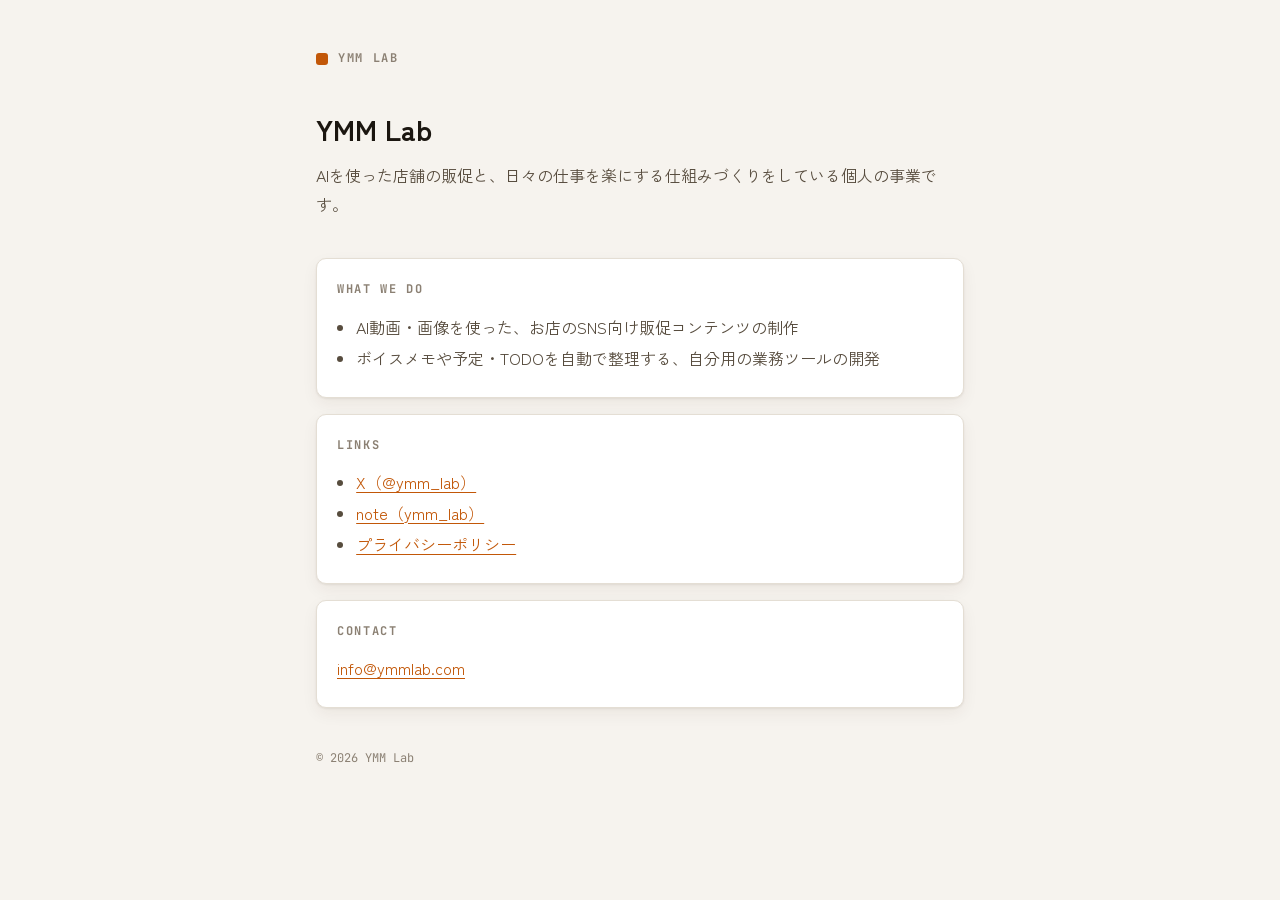
<file: index.html>
<!doctype html>
<html lang="ja">
<head>
<meta charset="utf-8">
<meta name="viewport" content="width=device-width, initial-scale=1">
<title>YMM Lab</title>
<meta name="description" content="YMM Lab（ワイエムエム・ラボ）の公式サイト。AIを使った店舗販促と、日々の仕事の仕組みづくり。">
<link rel="preconnect" href="https://fonts.googleapis.com">
<link rel="preconnect" href="https://fonts.gstatic.com" crossorigin>
<link href="https://fonts.googleapis.com/css2?family=JetBrains+Mono:wght@500;700&family=Zen+Kaku+Gothic+New:wght@400;500;700&display=swap" rel="stylesheet">
<link rel="stylesheet" href="style.css">
</head>
<body>
<main class="wrap">
  <header class="head">
    <span class="mark" aria-hidden="true"></span>
    <span class="label">YMM LAB</span>
  </header>

  <h1>YMM Lab</h1>
  <p class="lead">AIを使った店舗の販促と、日々の仕事を楽にする仕組みづくりをしている個人の事業です。</p>

  <section>
    <h2 class="label">WHAT WE DO</h2>
    <ul>
      <li>AI動画・画像を使った、お店のSNS向け販促コンテンツの制作</li>
      <li>ボイスメモや予定・TODOを自動で整理する、自分用の業務ツールの開発</li>
    </ul>
  </section>

  <section>
    <h2 class="label">LINKS</h2>
    <ul>
      <li><a href="https://x.com/ymm_lab">X（@ymm_lab）</a></li>
      <li><a href="https://note.com/ymm_lab">note（ymm_lab）</a></li>
      <li><a href="privacy.html">プライバシーポリシー</a></li>
    </ul>
  </section>

  <section>
    <h2 class="label">CONTACT</h2>
    <p><a href="mailto:info@ymmlab.com">info@ymmlab.com</a></p>
  </section>

  <footer class="foot">© 2026 YMM Lab</footer>
</main>
</body>
</html>
</file>
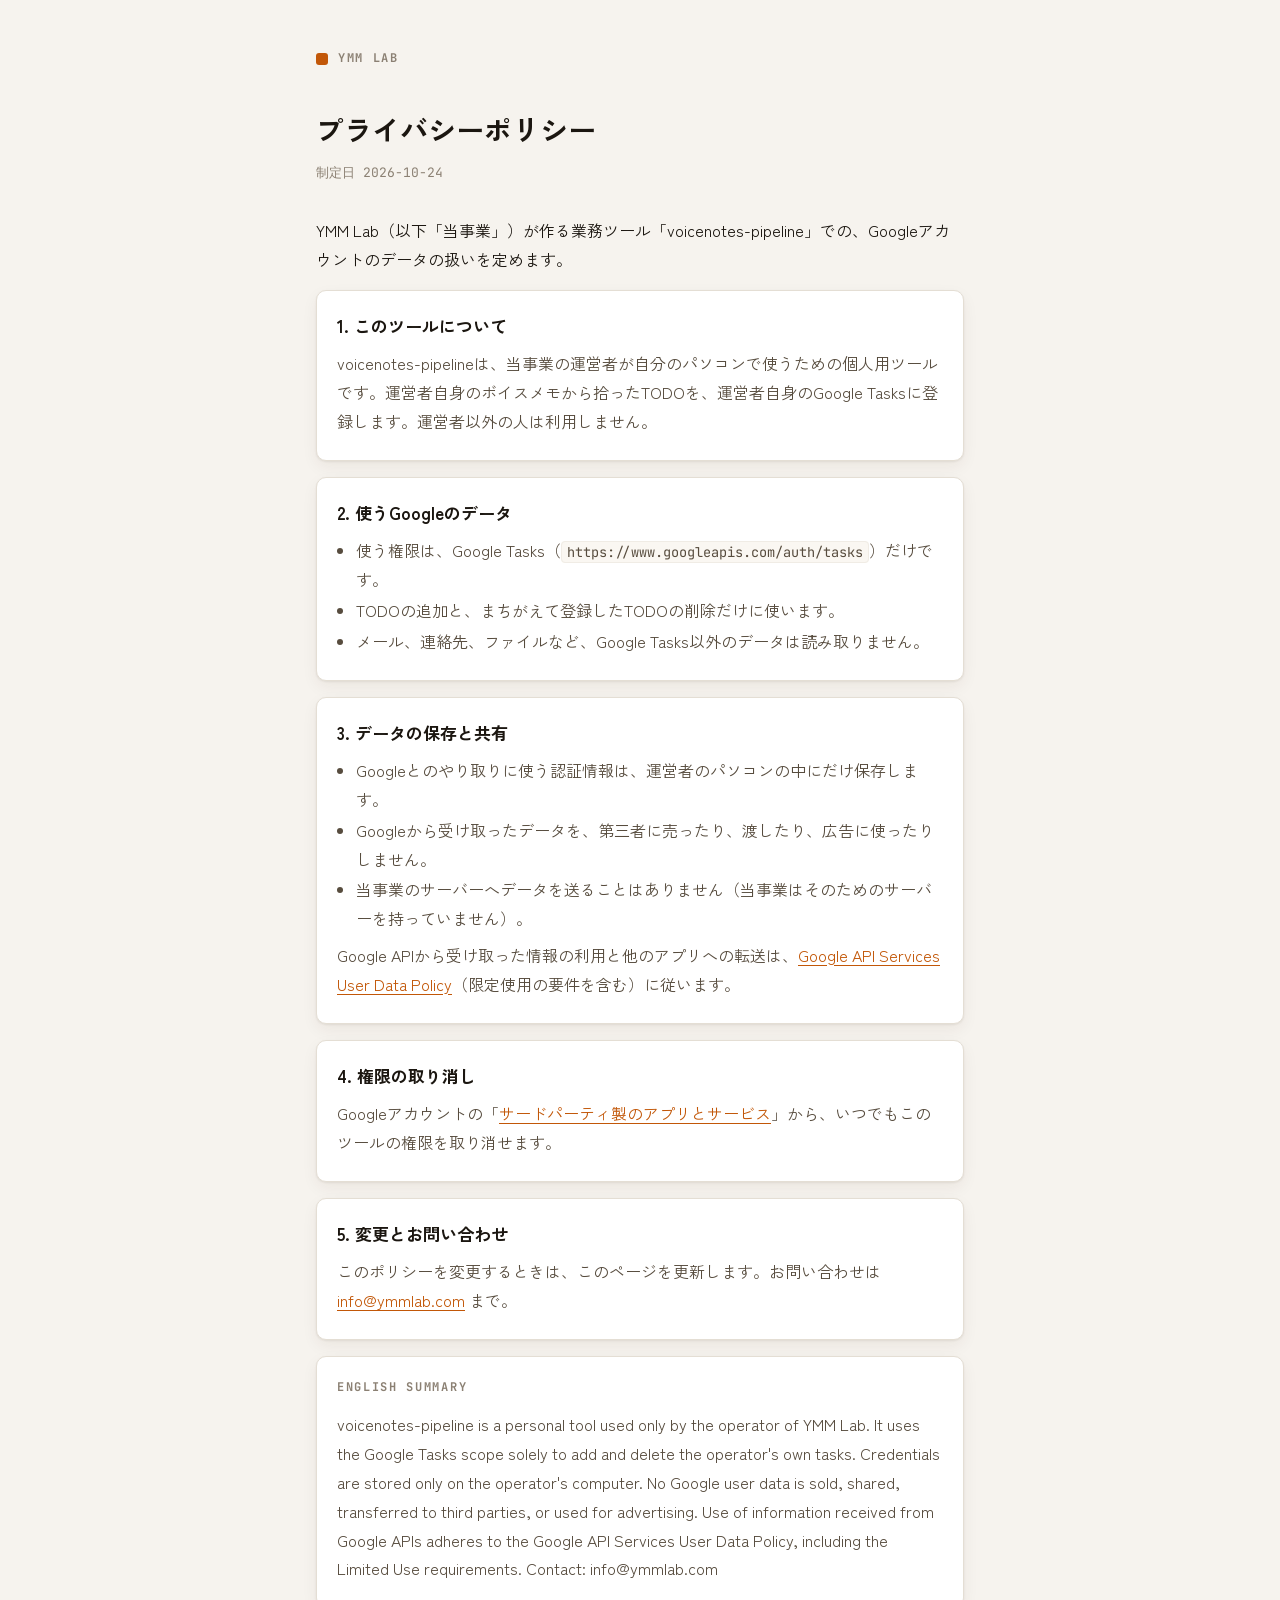
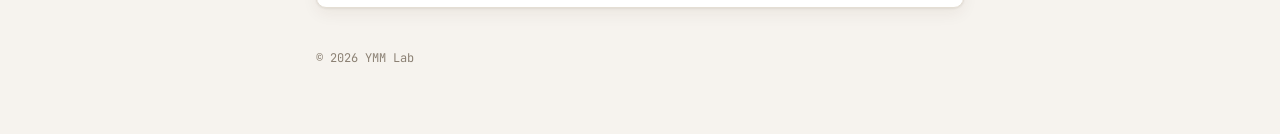
<file: privacy.html>
<!doctype html>
<html lang="ja">
<head>
<meta charset="utf-8">
<meta name="viewport" content="width=device-width, initial-scale=1">
<title>プライバシーポリシー | YMM Lab</title>
<meta name="description" content="YMM Labが作る業務ツールのプライバシーポリシー。">
<link rel="preconnect" href="https://fonts.googleapis.com">
<link rel="preconnect" href="https://fonts.gstatic.com" crossorigin>
<link href="https://fonts.googleapis.com/css2?family=JetBrains+Mono:wght@500;700&family=Zen+Kaku+Gothic+New:wght@400;500;700&display=swap" rel="stylesheet">
<link rel="stylesheet" href="style.css">
</head>
<body>
<main class="wrap">
  <header class="head">
    <a class="back" href="./"><span class="mark" aria-hidden="true"></span><span class="label">YMM LAB</span></a>
  </header>

  <h1>プライバシーポリシー</h1>
  <p class="meta">制定日 2026-10-24</p>

  <p>YMM Lab（以下「当事業」）が作る業務ツール「voicenotes-pipeline」での、Googleアカウントのデータの扱いを定めます。</p>

  <section>
    <h2>1. このツールについて</h2>
    <p>voicenotes-pipelineは、当事業の運営者が自分のパソコンで使うための個人用ツールです。運営者自身のボイスメモから拾ったTODOを、運営者自身のGoogle Tasksに登録します。運営者以外の人は利用しません。</p>
  </section>

  <section>
    <h2>2. 使うGoogleのデータ</h2>
    <ul>
      <li>使う権限は、Google Tasks（<code>https://www.googleapis.com/auth/tasks</code>）だけです。</li>
      <li>TODOの追加と、まちがえて登録したTODOの削除だけに使います。</li>
      <li>メール、連絡先、ファイルなど、Google Tasks以外のデータは読み取りません。</li>
    </ul>
  </section>

  <section>
    <h2>3. データの保存と共有</h2>
    <ul>
      <li>Googleとのやり取りに使う認証情報は、運営者のパソコンの中にだけ保存します。</li>
      <li>Googleから受け取ったデータを、第三者に売ったり、渡したり、広告に使ったりしません。</li>
      <li>当事業のサーバーへデータを送ることはありません（当事業はそのためのサーバーを持っていません）。</li>
    </ul>
    <p>Google APIから受け取った情報の利用と他のアプリへの転送は、<a href="https://developers.google.com/terms/api-services-user-data-policy">Google API Services User Data Policy</a>（限定使用の要件を含む）に従います。</p>
  </section>

  <section>
    <h2>4. 権限の取り消し</h2>
    <p>Googleアカウントの「<a href="https://myaccount.google.com/permissions">サードパーティ製のアプリとサービス</a>」から、いつでもこのツールの権限を取り消せます。</p>
  </section>

  <section>
    <h2>5. 変更とお問い合わせ</h2>
    <p>このポリシーを変更するときは、このページを更新します。お問い合わせは <a href="mailto:info@ymmlab.com">info@ymmlab.com</a> まで。</p>
  </section>

  <section lang="en">
    <h2 class="label">ENGLISH SUMMARY</h2>
    <p>voicenotes-pipeline is a personal tool used only by the operator of YMM Lab. It uses the Google Tasks scope solely to add and delete the operator's own tasks. Credentials are stored only on the operator's computer. No Google user data is sold, shared, transferred to third parties, or used for advertising. Use of information received from Google APIs adheres to the Google API Services User Data Policy, including the Limited Use requirements. Contact: info@ymmlab.com</p>
  </section>

  <footer class="foot">© 2026 YMM Lab</footer>
</main>
</body>
</html>
</file>
<file: style.css>
:root{
  --ground:#F6F3EE; --surface:#FFFFFF; --surface2:#FAF7F2;
  --ink:#1B1610; --ink2:#574C3E; --ink3:#8B8073;
  --line:#E4DED4; --line2:#F0ECE5;
  --accent:#C25708; --accent-ink:#FFFFFF; --accent-soft:#FBEBDB;
  --ok:#5A7A11; --ok-bg:#EFF4DA;
  --diff:#BE3629; --diff-bg:#FBE9E6;
  --shadow:0 1px 2px rgba(60,40,20,.08),0 6px 16px rgba(60,40,20,.06);
  --glow-a:none; --glow-o:none; --glow-d:none;
}
@media (prefers-color-scheme: dark){
  :root:not([data-theme="light"]){
    --ground:#15120E; --surface:#1E1A15; --surface2:#272119;
    --ink:#F3EBE1; --ink2:#B6A794; --ink3:#877B6C;
    --line:#342D23; --line2:#26201A;
    --accent:#FF7A00; --accent-ink:#1A1206; --accent-soft:#33200F;
    --ok:#CCFF33; --ok-bg:#26300D;
    --diff:#FF4438; --diff-bg:#38150F;
    --shadow:0 1px 2px rgba(0,0,0,.5),0 6px 18px rgba(0,0,0,.35);
    --glow-a:0 0 12px rgba(255,122,0,.55);
    --glow-o:0 0 12px rgba(204,255,51,.45);
    --glow-d:0 0 12px rgba(255,68,56,.45);
  }
}
:root[data-theme="dark"]{
  --ground:#15120E; --surface:#1E1A15; --surface2:#272119;
  --ink:#F3EBE1; --ink2:#B6A794; --ink3:#877B6C;
  --line:#342D23; --line2:#26201A;
  --accent:#FF7A00; --accent-ink:#1A1206; --accent-soft:#33200F;
  --ok:#CCFF33; --ok-bg:#26300D;
  --diff:#FF4438; --diff-bg:#38150F;
  --shadow:0 1px 2px rgba(0,0,0,.5),0 6px 18px rgba(0,0,0,.35);
  --glow-a:0 0 12px rgba(255,122,0,.55);
  --glow-o:0 0 12px rgba(204,255,51,.45);
  --glow-d:0 0 12px rgba(255,68,56,.45);
}

*{box-sizing:border-box}
html{-webkit-text-size-adjust:100%}
body{
  margin:0; background:var(--ground); color:var(--ink);
  font-family:"Zen Kaku Gothic New","Hiragino Sans","Yu Gothic UI","Meiryo",sans-serif;
  font-size:16px; line-height:1.8;
}
.wrap{max-width:680px; margin:0 auto; padding:48px 16px 64px}
.head{display:flex; align-items:center; gap:10px; margin-bottom:40px}
.back{display:flex; align-items:center; gap:10px; text-decoration:none}
.mark{width:12px; height:12px; border-radius:3px; background:var(--accent); box-shadow:var(--glow-a)}
.label{
  font-family:"JetBrains Mono",ui-monospace,"SFMono-Regular",Consolas,monospace;
  font-weight:700; font-size:12px; letter-spacing:.14em; color:var(--ink3);
}
h1{font-size:28px; font-weight:700; line-height:1.4; margin:0 0 12px}
h2{font-size:17px; font-weight:700; margin:0 0 8px}
h2.label{font-size:12px; margin-bottom:12px}
.lead{color:var(--ink2); margin:0 0 40px}
.meta{font-family:"JetBrains Mono",ui-monospace,Consolas,monospace; font-size:13px; color:var(--ink3); margin:0 0 32px}
section{
  background:var(--surface); border:1px solid var(--line); border-radius:10px;
  padding:20px 20px 16px; margin:0 0 16px; box-shadow:var(--shadow);
}
section p{margin:0 0 8px; color:var(--ink2)}
ul{margin:0 0 8px; padding-left:1.2em; color:var(--ink2)}
li{margin:2px 0}
a{color:var(--accent); text-underline-offset:3px}
code{
  font-family:"JetBrains Mono",ui-monospace,Consolas,monospace; font-size:.85em;
  background:var(--surface2); border:1px solid var(--line2); border-radius:4px; padding:1px 5px;
  overflow-wrap:anywhere;
}
.foot{margin-top:40px; font-family:"JetBrains Mono",ui-monospace,Consolas,monospace; font-size:12px; color:var(--ink3)}
</file>
